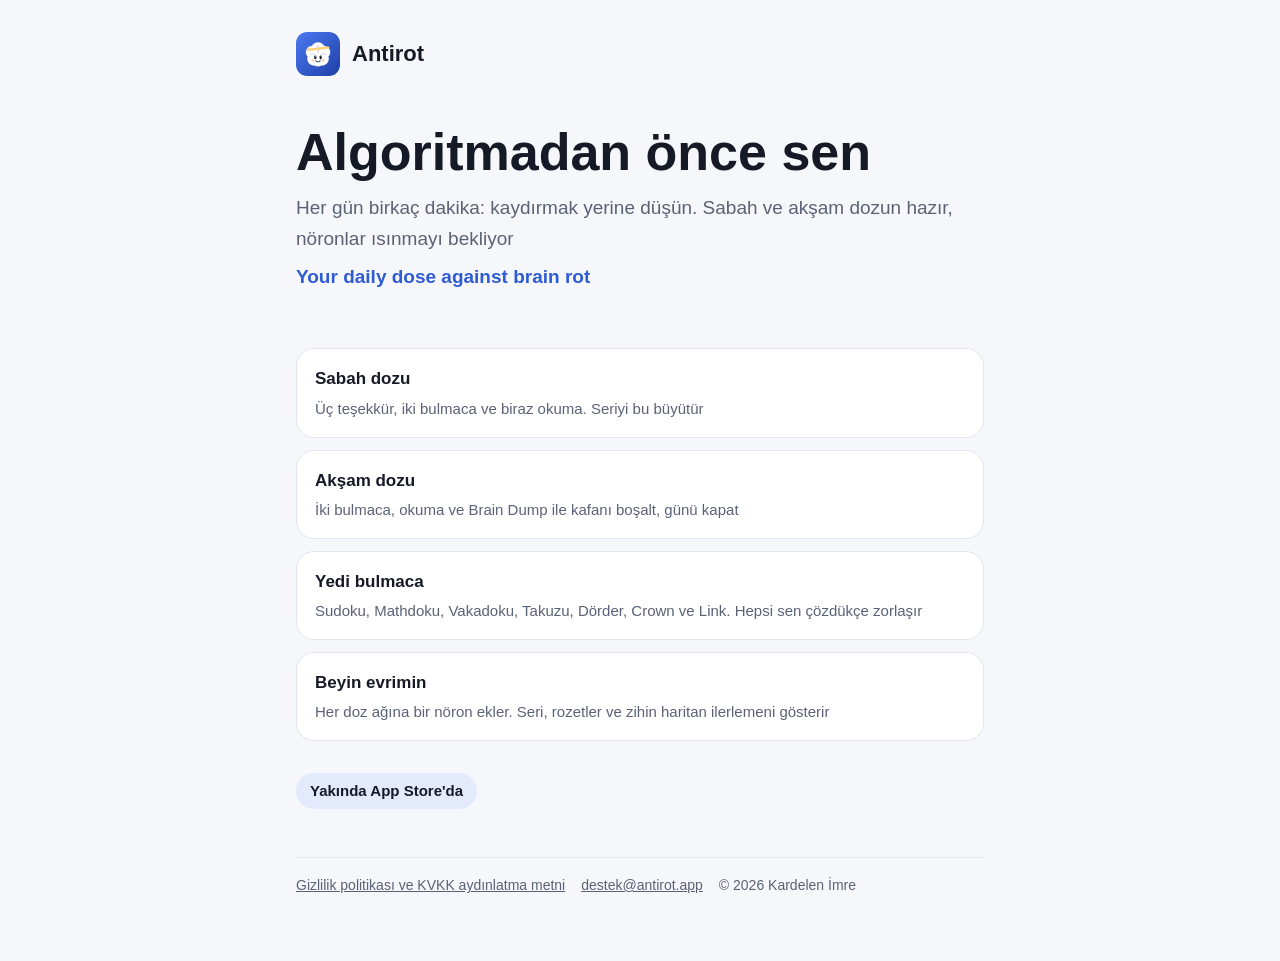
<file: index.html>
<!doctype html>
<html lang="tr">
<head>
<meta charset="utf-8">
<meta name="viewport" content="width=device-width, initial-scale=1">
<title>Antirot</title>
<meta name="description" content="Her gün birkaç dakika: kaydırmak yerine düşün. Şükran, bulmaca, okuma ve Brain Dump ile günlük beyin dozu">
<link rel="icon" href="mark.png">
<link rel="apple-touch-icon" href="apple-touch-icon.png">
<link rel="stylesheet" href="style.css">
</head>
<body>
<div class="wrap">
  <a class="brand" href="/"><img src="mark.png" alt=""><b>Antirot</b></a>

  <section class="hero">
    <h1>Algoritmadan önce sen</h1>
    <p>Her gün birkaç dakika: kaydırmak yerine düşün. Sabah ve akşam dozun hazır, nöronlar ısınmayı bekliyor</p>
    <p class="tagline">Your daily dose against brain rot</p>
  </section>

  <div class="cards">
    <div class="card"><h3>Sabah dozu</h3><p>Üç teşekkür, iki bulmaca ve biraz okuma. Seriyi bu büyütür</p></div>
    <div class="card"><h3>Akşam dozu</h3><p>İki bulmaca, okuma ve Brain Dump ile kafanı boşalt, günü kapat</p></div>
    <div class="card"><h3>Yedi bulmaca</h3><p>Sudoku, Mathdoku, Vakadoku, Takuzu, Dörder, Crown ve Link. Hepsi sen çözdükçe zorlaşır</p></div>
    <div class="card"><h3>Beyin evrimin</h3><p>Her doz ağına bir nöron ekler. Seri, rozetler ve zihin haritan ilerlemeni gösterir</p></div>
  </div>

  <span class="badge">Yakında App Store'da</span>

  <footer>
    <a href="/gizlilik/">Gizlilik politikası ve KVKK aydınlatma metni</a>
    <a href="mailto:destek@antirot.app">destek@antirot.app</a>
    <span>© 2026 Kardelen İmre</span>
  </footer>
</div>
</body>
</html>
</file>
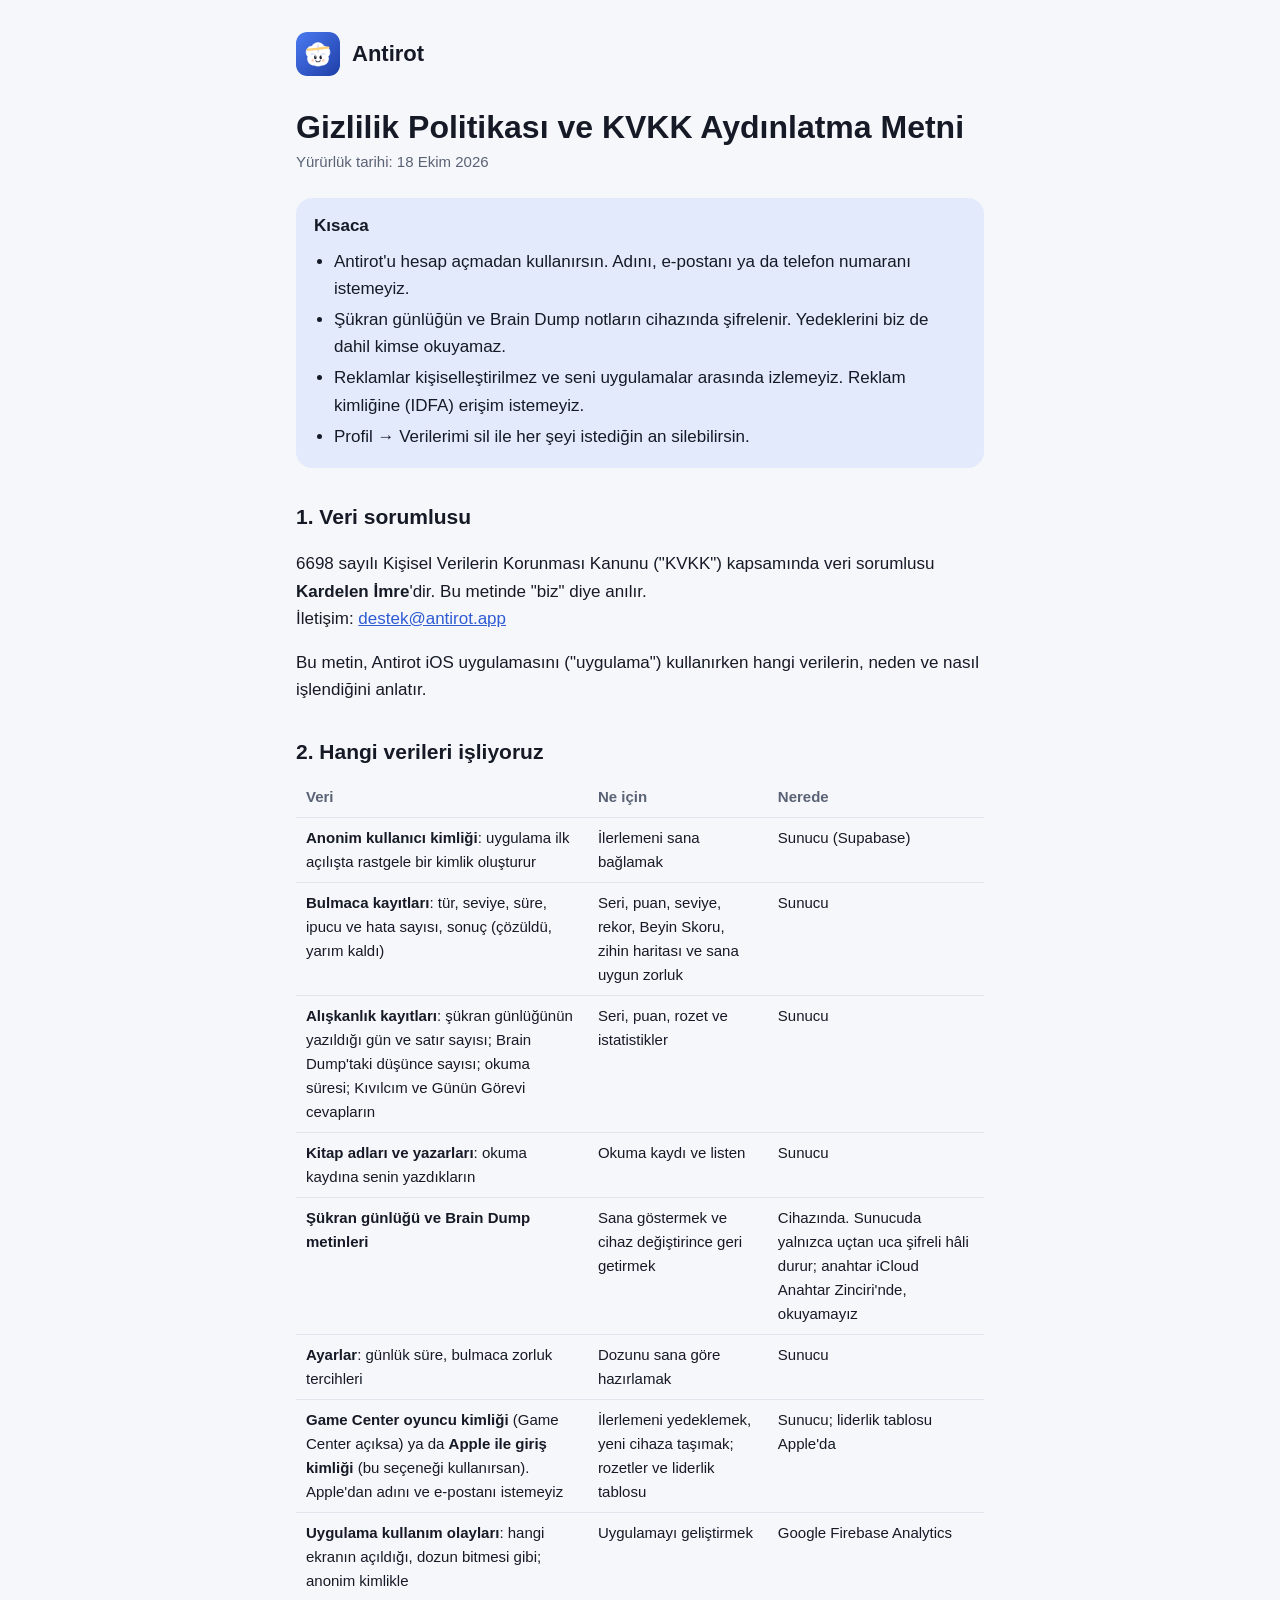
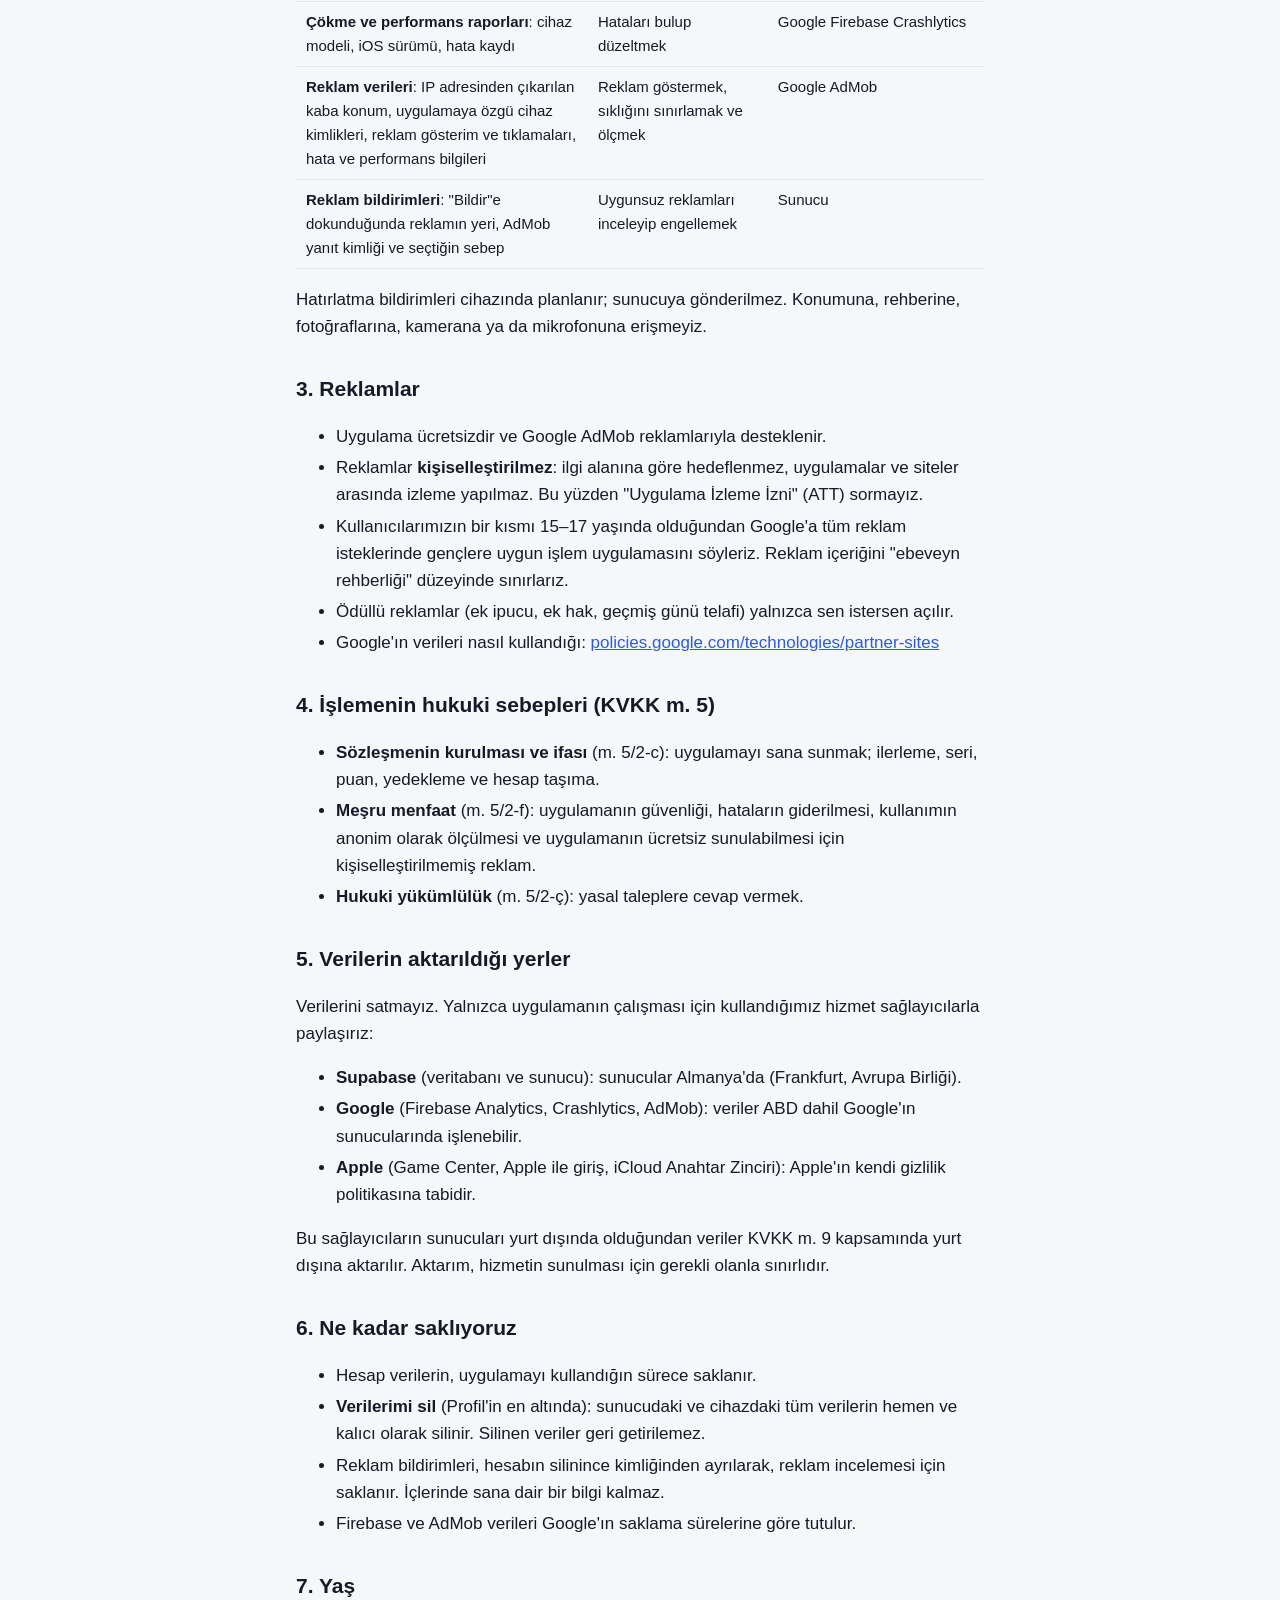
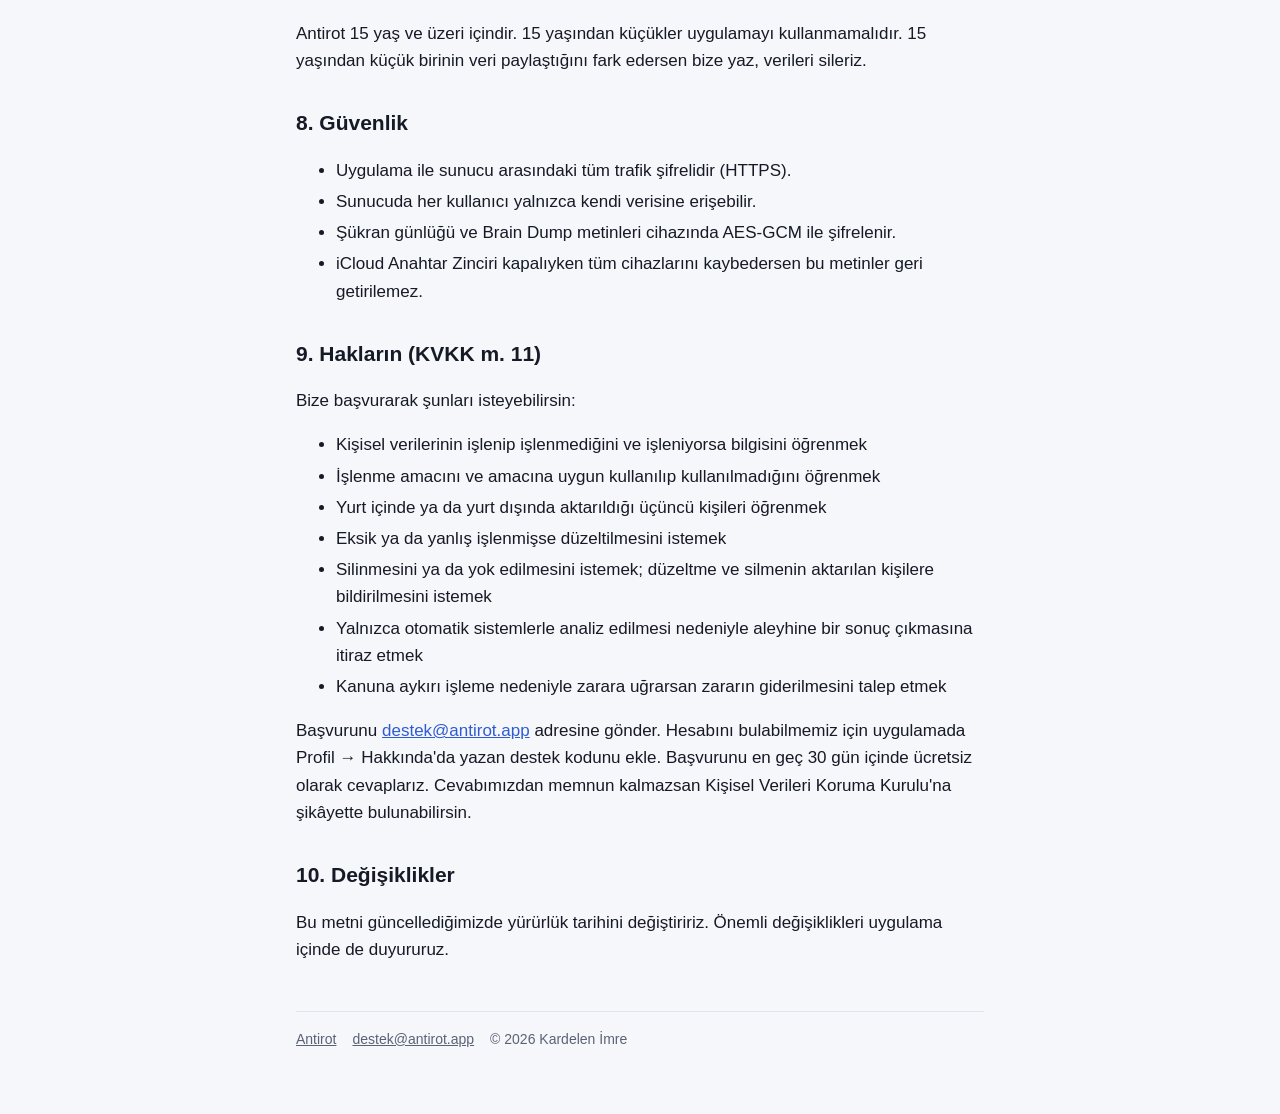
<file: gizlilik/index.html>
<!doctype html>
<html lang="tr">
<head>
<meta charset="utf-8">
<meta name="viewport" content="width=device-width, initial-scale=1">
<title>Gizlilik Politikası · Antirot</title>
<meta name="description" content="Antirot gizlilik politikası ve KVKK aydınlatma metni">
<link rel="icon" href="../mark.png">
<link rel="stylesheet" href="../style.css">
</head>
<body>
<div class="wrap doc">
  <a class="brand" href="/"><img src="../mark.png" alt=""><b>Antirot</b></a>

  <h1>Gizlilik Politikası ve KVKK Aydınlatma Metni</h1>
  <p class="meta">Yürürlük tarihi: 18 Ekim 2026</p>

  <div class="summary">
    <b>Kısaca</b>
    <ul>
      <li>Antirot'u hesap açmadan kullanırsın. Adını, e-postanı ya da telefon numaranı istemeyiz.</li>
      <li>Şükran günlüğün ve Brain Dump notların cihazında şifrelenir. Yedeklerini biz de dahil kimse okuyamaz.</li>
      <li>Reklamlar kişiselleştirilmez ve seni uygulamalar arasında izlemeyiz. Reklam kimliğine (IDFA) erişim istemeyiz.</li>
      <li>Profil → Verilerimi sil ile her şeyi istediğin an silebilirsin.</li>
    </ul>
  </div>

  <h2>1. Veri sorumlusu</h2>
  <p>6698 sayılı Kişisel Verilerin Korunması Kanunu ("KVKK") kapsamında veri sorumlusu <b>Kardelen İmre</b>'dir. Bu metinde "biz" diye anılır.<br>
  İletişim: <a href="mailto:destek@antirot.app">destek@antirot.app</a></p>
  <p>Bu metin, Antirot iOS uygulamasını ("uygulama") kullanırken hangi verilerin, neden ve nasıl işlendiğini anlatır.</p>

  <h2>2. Hangi verileri işliyoruz</h2>
  <table>
    <tr><th>Veri</th><th>Ne için</th><th>Nerede</th></tr>
    <tr><td><b>Anonim kullanıcı kimliği</b>: uygulama ilk açılışta rastgele bir kimlik oluşturur</td><td>İlerlemeni sana bağlamak</td><td>Sunucu (Supabase)</td></tr>
    <tr><td><b>Bulmaca kayıtları</b>: tür, seviye, süre, ipucu ve hata sayısı, sonuç (çözüldü, yarım kaldı)</td><td>Seri, puan, seviye, rekor, Beyin Skoru, zihin haritası ve sana uygun zorluk</td><td>Sunucu</td></tr>
    <tr><td><b>Alışkanlık kayıtları</b>: şükran günlüğünün yazıldığı gün ve satır sayısı; Brain Dump'taki düşünce sayısı; okuma süresi; Kıvılcım ve Günün Görevi cevapların</td><td>Seri, puan, rozet ve istatistikler</td><td>Sunucu</td></tr>
    <tr><td><b>Kitap adları ve yazarları</b>: okuma kaydına senin yazdıkların</td><td>Okuma kaydı ve listen</td><td>Sunucu</td></tr>
    <tr><td><b>Şükran günlüğü ve Brain Dump metinleri</b></td><td>Sana göstermek ve cihaz değiştirince geri getirmek</td><td>Cihazında. Sunucuda yalnızca uçtan uca şifreli hâli durur; anahtar iCloud Anahtar Zinciri'nde, okuyamayız</td></tr>
    <tr><td><b>Ayarlar</b>: günlük süre, bulmaca zorluk tercihleri</td><td>Dozunu sana göre hazırlamak</td><td>Sunucu</td></tr>
    <tr><td><b>Game Center oyuncu kimliği</b> (Game Center açıksa) ya da <b>Apple ile giriş kimliği</b> (bu seçeneği kullanırsan). Apple'dan adını ve e-postanı istemeyiz</td><td>İlerlemeni yedeklemek, yeni cihaza taşımak; rozetler ve liderlik tablosu</td><td>Sunucu; liderlik tablosu Apple'da</td></tr>
    <tr><td><b>Uygulama kullanım olayları</b>: hangi ekranın açıldığı, dozun bitmesi gibi; anonim kimlikle</td><td>Uygulamayı geliştirmek</td><td>Google Firebase Analytics</td></tr>
    <tr><td><b>Çökme ve performans raporları</b>: cihaz modeli, iOS sürümü, hata kaydı</td><td>Hataları bulup düzeltmek</td><td>Google Firebase Crashlytics</td></tr>
    <tr><td><b>Reklam verileri</b>: IP adresinden çıkarılan kaba konum, uygulamaya özgü cihaz kimlikleri, reklam gösterim ve tıklamaları, hata ve performans bilgileri</td><td>Reklam göstermek, sıklığını sınırlamak ve ölçmek</td><td>Google AdMob</td></tr>
    <tr><td><b>Reklam bildirimleri</b>: "Bildir"e dokunduğunda reklamın yeri, AdMob yanıt kimliği ve seçtiğin sebep</td><td>Uygunsuz reklamları inceleyip engellemek</td><td>Sunucu</td></tr>
  </table>
  <p>Hatırlatma bildirimleri cihazında planlanır; sunucuya gönderilmez. Konumuna, rehberine, fotoğraflarına, kamerana ya da mikrofonuna erişmeyiz.</p>

  <h2>3. Reklamlar</h2>
  <ul>
    <li>Uygulama ücretsizdir ve Google AdMob reklamlarıyla desteklenir.</li>
    <li>Reklamlar <b>kişiselleştirilmez</b>: ilgi alanına göre hedeflenmez, uygulamalar ve siteler arasında izleme yapılmaz. Bu yüzden "Uygulama İzleme İzni" (ATT) sormayız.</li>
    <li>Kullanıcılarımızın bir kısmı 15–17 yaşında olduğundan Google'a tüm reklam isteklerinde gençlere uygun işlem uygulamasını söyleriz. Reklam içeriğini "ebeveyn rehberliği" düzeyinde sınırlarız.</li>
    <li>Ödüllü reklamlar (ek ipucu, ek hak, geçmiş günü telafi) yalnızca sen istersen açılır.</li>
    <li>Google'ın verileri nasıl kullandığı: <a href="https://policies.google.com/technologies/partner-sites?hl=tr">policies.google.com/technologies/partner-sites</a></li>
  </ul>

  <h2>4. İşlemenin hukuki sebepleri (KVKK m. 5)</h2>
  <ul>
    <li><b>Sözleşmenin kurulması ve ifası</b> (m. 5/2-c): uygulamayı sana sunmak; ilerleme, seri, puan, yedekleme ve hesap taşıma.</li>
    <li><b>Meşru menfaat</b> (m. 5/2-f): uygulamanın güvenliği, hataların giderilmesi, kullanımın anonim olarak ölçülmesi ve uygulamanın ücretsiz sunulabilmesi için kişiselleştirilmemiş reklam.</li>
    <li><b>Hukuki yükümlülük</b> (m. 5/2-ç): yasal taleplere cevap vermek.</li>
  </ul>

  <h2>5. Verilerin aktarıldığı yerler</h2>
  <p>Verilerini satmayız. Yalnızca uygulamanın çalışması için kullandığımız hizmet sağlayıcılarla paylaşırız:</p>
  <ul>
    <li><b>Supabase</b> (veritabanı ve sunucu): sunucular Almanya'da (Frankfurt, Avrupa Birliği).</li>
    <li><b>Google</b> (Firebase Analytics, Crashlytics, AdMob): veriler ABD dahil Google'ın sunucularında işlenebilir.</li>
    <li><b>Apple</b> (Game Center, Apple ile giriş, iCloud Anahtar Zinciri): Apple'ın kendi gizlilik politikasına tabidir.</li>
  </ul>
  <p>Bu sağlayıcıların sunucuları yurt dışında olduğundan veriler KVKK m. 9 kapsamında yurt dışına aktarılır. Aktarım, hizmetin sunulması için gerekli olanla sınırlıdır.</p>

  <h2>6. Ne kadar saklıyoruz</h2>
  <ul>
    <li>Hesap verilerin, uygulamayı kullandığın sürece saklanır.</li>
    <li><b>Verilerimi sil</b> (Profil'in en altında): sunucudaki ve cihazdaki tüm verilerin hemen ve kalıcı olarak silinir. Silinen veriler geri getirilemez.</li>
    <li>Reklam bildirimleri, hesabın silinince kimliğinden ayrılarak, reklam incelemesi için saklanır. İçlerinde sana dair bir bilgi kalmaz.</li>
    <li>Firebase ve AdMob verileri Google'ın saklama sürelerine göre tutulur.</li>
  </ul>

  <h2>7. Yaş</h2>
  <p>Antirot 15 yaş ve üzeri içindir. 15 yaşından küçükler uygulamayı kullanmamalıdır. 15 yaşından küçük birinin veri paylaştığını fark edersen bize yaz, verileri sileriz.</p>

  <h2>8. Güvenlik</h2>
  <ul>
    <li>Uygulama ile sunucu arasındaki tüm trafik şifrelidir (HTTPS).</li>
    <li>Sunucuda her kullanıcı yalnızca kendi verisine erişebilir.</li>
    <li>Şükran günlüğü ve Brain Dump metinleri cihazında AES-GCM ile şifrelenir.</li>
    <li>iCloud Anahtar Zinciri kapalıyken tüm cihazlarını kaybedersen bu metinler geri getirilemez.</li>
  </ul>

  <h2>9. Hakların (KVKK m. 11)</h2>
  <p>Bize başvurarak şunları isteyebilirsin:</p>
  <ul>
    <li>Kişisel verilerinin işlenip işlenmediğini ve işleniyorsa bilgisini öğrenmek</li>
    <li>İşlenme amacını ve amacına uygun kullanılıp kullanılmadığını öğrenmek</li>
    <li>Yurt içinde ya da yurt dışında aktarıldığı üçüncü kişileri öğrenmek</li>
    <li>Eksik ya da yanlış işlenmişse düzeltilmesini istemek</li>
    <li>Silinmesini ya da yok edilmesini istemek; düzeltme ve silmenin aktarılan kişilere bildirilmesini istemek</li>
    <li>Yalnızca otomatik sistemlerle analiz edilmesi nedeniyle aleyhine bir sonuç çıkmasına itiraz etmek</li>
    <li>Kanuna aykırı işleme nedeniyle zarara uğrarsan zararın giderilmesini talep etmek</li>
  </ul>
  <p>Başvurunu <a href="mailto:destek@antirot.app">destek@antirot.app</a> adresine gönder. Hesabını bulabilmemiz için uygulamada Profil → Hakkında'da yazan destek kodunu ekle. Başvurunu en geç 30 gün içinde ücretsiz olarak cevaplarız. Cevabımızdan memnun kalmazsan Kişisel Verileri Koruma Kurulu'na şikâyette bulunabilirsin.</p>

  <h2>10. Değişiklikler</h2>
  <p>Bu metni güncellediğimizde yürürlük tarihini değiştiririz. Önemli değişiklikleri uygulama içinde de duyururuz.</p>

  <footer>
    <a href="/">Antirot</a>
    <a href="mailto:destek@antirot.app">destek@antirot.app</a>
    <span>© 2026 Kardelen İmre</span>
  </footer>
</div>
</body>
</html>
</file>
<file: style.css>
/* antirot.app: the app's palette (DesignSystem/Colors.swift), light and dark. */
:root {
  --surface: #F6F7FA;
  --surface-raised: #FFFFFF;
  --line: #E1E5EE;
  --ink: #151A26;
  --ink-muted: #5A6275;
  --dose: #2F5BD3;
  --on-dose: #FFFFFF;
  --dose-soft: #E3EAFB;
  color-scheme: light dark;
}
@media (prefers-color-scheme: dark) {
  :root {
    --surface: #0F121A;
    --surface-raised: #181C27;
    --line: #2B3142;
    --ink: #EEF1F7;
    --ink-muted: #A3AABB;
    --dose: #8AA9FF;
    --on-dose: #0B1430;
    --dose-soft: #1E2A4D;
  }
}
* { box-sizing: border-box; }
body {
  margin: 0;
  background: var(--surface);
  color: var(--ink);
  font: 17px/1.6 -apple-system, BlinkMacSystemFont, "SF Pro Text", "Helvetica Neue", Arial, sans-serif;
  -webkit-text-size-adjust: 100%;
}
.wrap { max-width: 720px; margin: 0 auto; padding: 32px 16px 64px; }
a { color: var(--dose); }
.brand { display: flex; align-items: center; gap: 12px; text-decoration: none; color: var(--ink); }
.brand img { width: 44px; height: 44px; border-radius: 11px; }
.brand b { font: 800 22px/1 ui-rounded, "SF Pro Rounded", -apple-system, sans-serif; }
.hero { padding: 48px 0 24px; }
.hero h1 { font: 800 clamp(34px, 8vw, 52px)/1.1 ui-rounded, "SF Pro Rounded", -apple-system, sans-serif; margin: 0 0 12px; }
.hero p { font-size: 19px; color: var(--ink-muted); margin: 0; }
.tagline { font-weight: 600; color: var(--dose) !important; margin-top: 8px !important; }
.cards { display: grid; gap: 12px; margin: 32px 0; }
.card { background: var(--surface-raised); border: 1px solid var(--line); border-radius: 18px; padding: 16px 18px; }
.card h3 { margin: 0 0 4px; font-size: 17px; }
.card p { margin: 0; color: var(--ink-muted); font-size: 15px; }
.badge { display: inline-block; background: var(--dose-soft); color: var(--ink); border-radius: 999px; padding: 6px 14px; font-weight: 600; font-size: 15px; }
footer { margin-top: 48px; padding-top: 16px; border-top: 1px solid var(--line); color: var(--ink-muted); font-size: 14px; display: flex; flex-wrap: wrap; gap: 16px; }
footer a { color: var(--ink-muted); }
.doc h1 { font: 800 32px/1.2 ui-rounded, "SF Pro Rounded", -apple-system, sans-serif; margin: 32px 0 4px; }
.doc h2 { font-size: 21px; margin: 32px 0 8px; }
.doc .meta { color: var(--ink-muted); font-size: 15px; margin: 0 0 24px; }
.doc .summary { background: var(--dose-soft); border-radius: 16px; padding: 14px 18px; }
.doc .summary ul { margin: 8px 0 0; padding-left: 20px; }
.doc table { width: 100%; border-collapse: collapse; font-size: 15px; margin: 8px 0; display: block; overflow-x: auto; }
.doc th, .doc td { text-align: left; vertical-align: top; padding: 8px 10px; border-bottom: 1px solid var(--line); }
.doc th { color: var(--ink-muted); font-weight: 600; }
.doc li { margin: 4px 0; }
</file>
